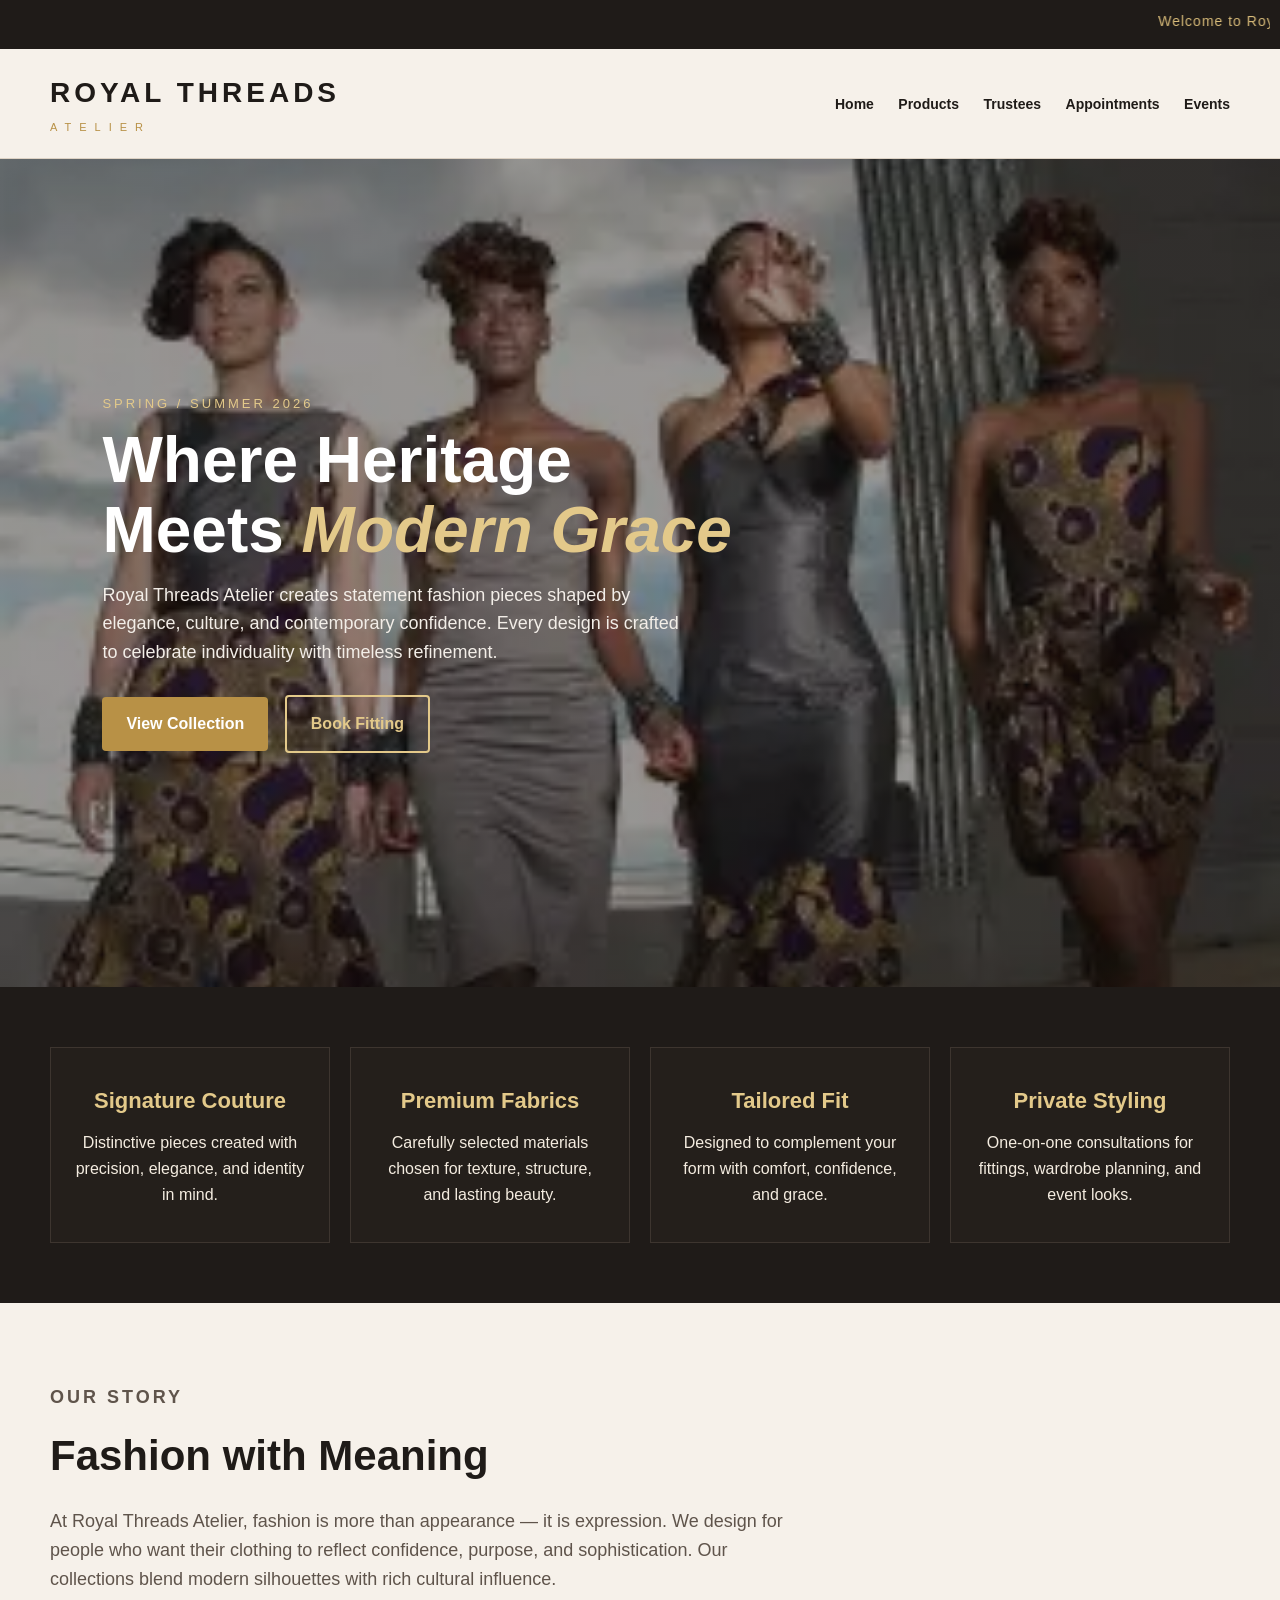
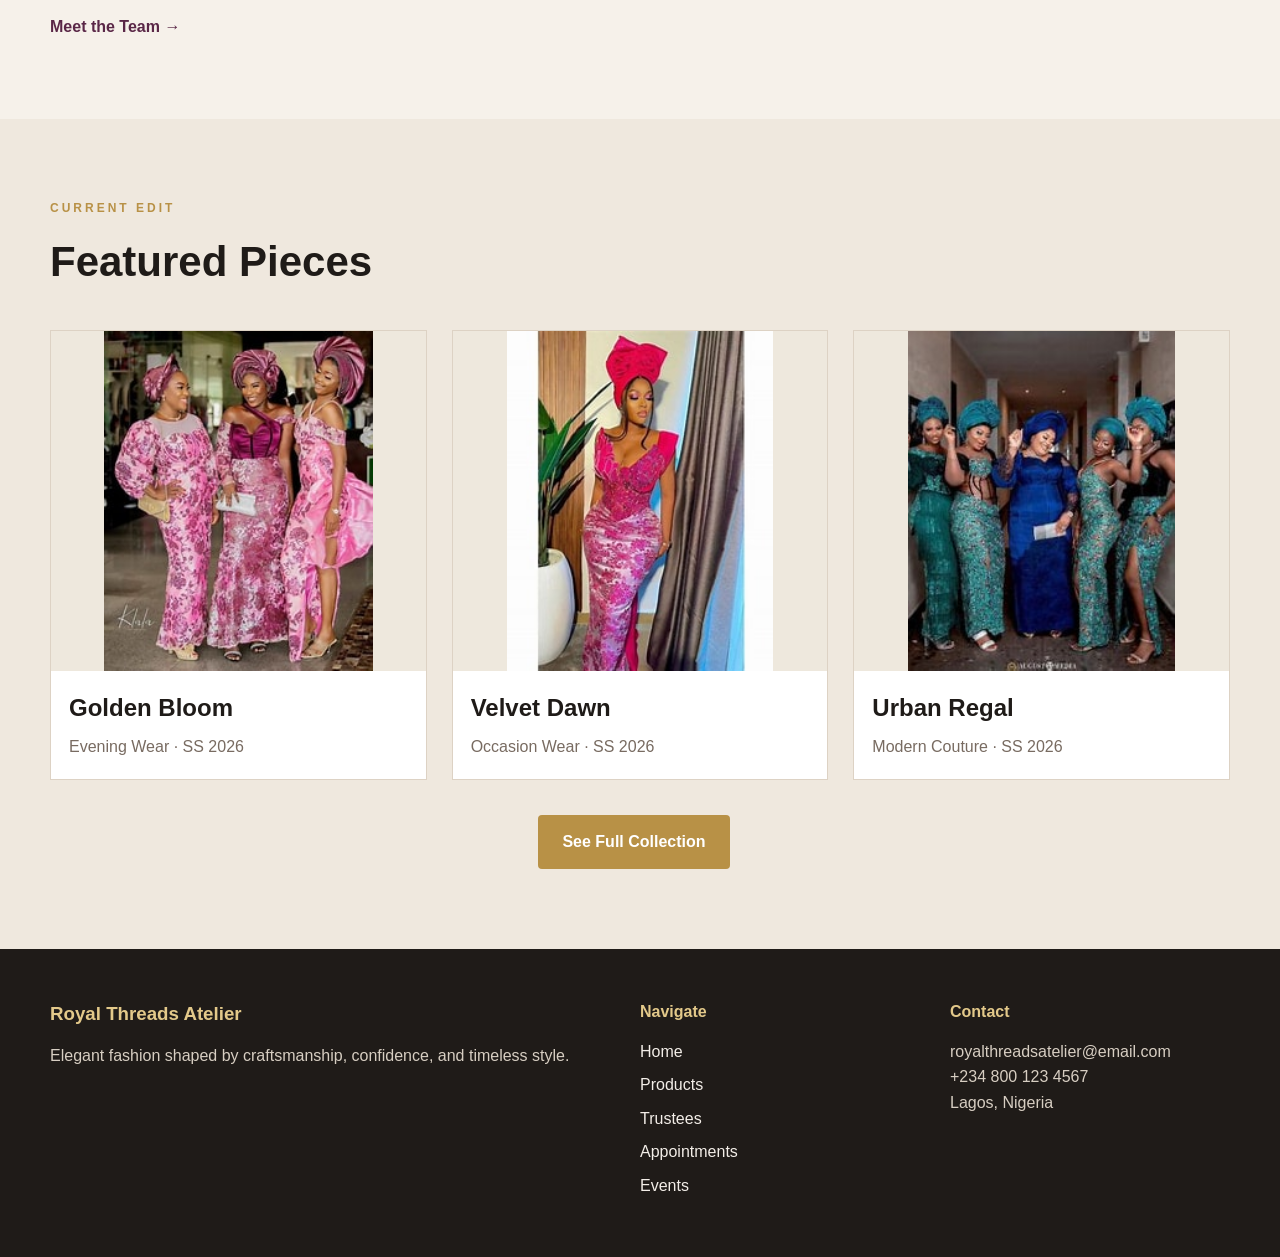
<file: index.html>
<!DOCTYPE html>
<html lang="en">
<head>
  <meta charset="UTF-8" />
  <meta name="viewport" content="width=device-width, initial-scale=1.0" />
  <title>Royal Threads Atelier</title>
  <link rel="stylesheet" href="style.css" />
</head>
<body>

  <div class="topbar">
<marquee>
Welcome to Royal Threads Atelier — Discover timeless couture and elegant fashion pieces • Spring / Summer 2026 Collection Now Available
</marquee>
</div>

  <header class="header">
    <div class="brand">
      <h1>ROYAL THREADS</h1>
      <p>ATELIER</p>
    </div>

    <nav class="nav">
      <a href="index.html">Home</a>
      <a href="products.html">Products</a>
      <a href="trustees.html">Trustees</a>
      <a href="appointments.html">Appointments</a>
      <a href="events.html">Events</a>
    </nav>
  </header>

  <section class="hero">
    <div class="hero-overlay">
      <p class="season-tag">SPRING / SUMMER 2026</p>
      <h2>Where Heritage Meets <span>Modern Grace</span></h2>
      <p class="hero-desc">
        Royal Threads Atelier creates statement fashion pieces shaped by elegance,
        culture, and contemporary confidence. Every design is crafted to celebrate
        individuality with timeless refinement.
      </p>

      <div class="hero-buttons">
        <a href="products.html" class="btn primary">View Collection</a>
        <a href="appointments.html" class="btn secondary">Book Fitting</a>
      </div>
    </div>
  </section>

  <section class="features">
    <div class="feature-card">
      <h3>Signature Couture</h3>
      <p>Distinctive pieces created with precision, elegance, and identity in mind.</p>
    </div>

    <div class="feature-card">
      <h3>Premium Fabrics</h3>
      <p>Carefully selected materials chosen for texture, structure, and lasting beauty.</p>
    </div>

    <div class="feature-card">
      <h3>Tailored Fit</h3>
      <p>Designed to complement your form with comfort, confidence, and grace.</p>
    </div>

    <div class="feature-card">
      <h3>Private Styling</h3>
      <p>One-on-one consultations for fittings, wardrobe planning, and event looks.</p>
    </div>
  </section>

  <section class="story-section">
    <div class="story-text">
      <p class="section-label">OUR STORY</p>
      <h2>Fashion with Meaning</h2>
      <p>
        At Royal Threads Atelier, fashion is more than appearance — it is expression.
        We design for people who want their clothing to reflect confidence, purpose,
        and sophistication. Our collections blend modern silhouettes with rich cultural influence.
      </p>
      <a href="trustees.html" class="text-link">Meet the Team →</a>
    </div>
  </section>

  <section class="collection-preview">
    <div class="section-head">
      <p class="section-label">CURRENT EDIT</p>
      <h2>Featured Pieces</h2>
    </div>

    <div class="collection-grid">
      <div class="collection-card">
        <img src="fashion 2.jpg" alt="Royal Threads featured look">
        <h3>Golden Bloom</h3>
        <p>Evening Wear · SS 2026</p>
      </div>

      <div class="collection-card">
        <img src="fashion 6.jpg" alt="Royal Threads featured look">
        <h3>Velvet Dawn</h3>
        <p>Occasion Wear · SS 2026</p>
      </div>

      <div class="collection-card">
        <img src="fashion3.jpg" alt="Royal Threads featured look">
        <h3>Urban Regal</h3>
        <p>Modern Couture · SS 2026</p>
      </div>
    </div>

    <div class="center-btn">
      <a href="products.html" class="btn primary">See Full Collection</a>
    </div>
  </section>

  <footer class="footer">
    <div class="footer-brand">
      <h3>Royal Threads Atelier</h3>
      <p>
        Elegant fashion shaped by craftsmanship, confidence, and timeless style.
      </p>
    </div>

    <div class="footer-links">
      <h4>Navigate</h4>
      <a href="index.html">Home</a>
      <a href="products.html">Products</a>
      <a href="trustees.html">Trustees</a>
      <a href="appointments.html">Appointments</a>
      <a href="events.html">Events</a>
    </div>

    <div class="footer-contact">
      <h4>Contact</h4>
      <p>royalthreadsatelier@email.com</p>
      <p>+234 800 123 4567</p>
      <p>Lagos, Nigeria</p>
    </div>
  </footer>

  <script src="script.js"></script>
</body>
</html>
</file>
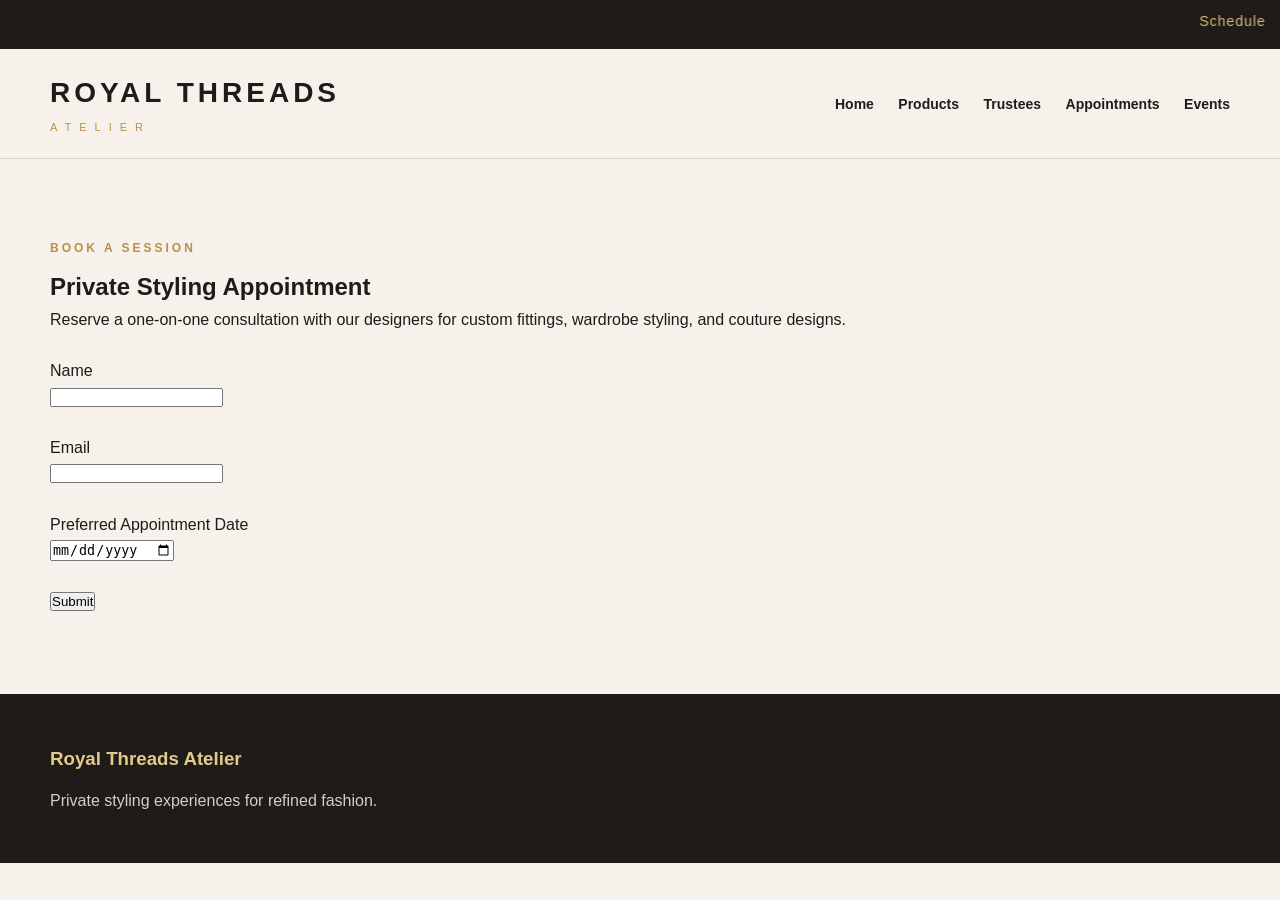
<file: appointments.html>
<!DOCTYPE html>
<html lang="en">
<head>
<meta charset="UTF-8">
<title>Book Appointment | Royal Threads Atelier</title>
<link rel="stylesheet" href="style.css">
</head>

<body>

<div class="topbar">
<marquee>Schedule your personal styling or couture fitting today.</marquee>
</div>

<header class="header">

<div class="brand">
<h1>ROYAL THREADS</h1>
<p>ATELIER</p>
</div>

<nav class="nav">
<a href="index.html">Home</a>
<a href="products.html">Products</a>
<a href="trustees.html">Trustees</a>
<a href="appointments.html">Appointments</a>
<a href="events.html">Events</a>
</nav>

</header>

<section class="story-section">

<p class="section-label">BOOK A SESSION</p>

<h2>Private Styling Appointment</h2>

<p>
Reserve a one-on-one consultation with our designers for custom fittings,
wardrobe styling, and couture designs.
</p>

<br>

<form>

<label>Name</label>
<br>
<input type="text" required>

<br><br>

<label>Email</label>
<br>
<input type="email" required>

<br><br>

<label>Preferred Appointment Date</label>
<br>
<input type="date" required>

<br><br>

<button onclick="confirmBooking()">Submit</button>

</form>

</section>

<footer class="footer">

<div class="footer-brand">
<h3>Royal Threads Atelier</h3>
<p>Private styling experiences for refined fashion.</p>
</div>

</footer>

<script src="script.js"></script>

</body>
</html>
</file>
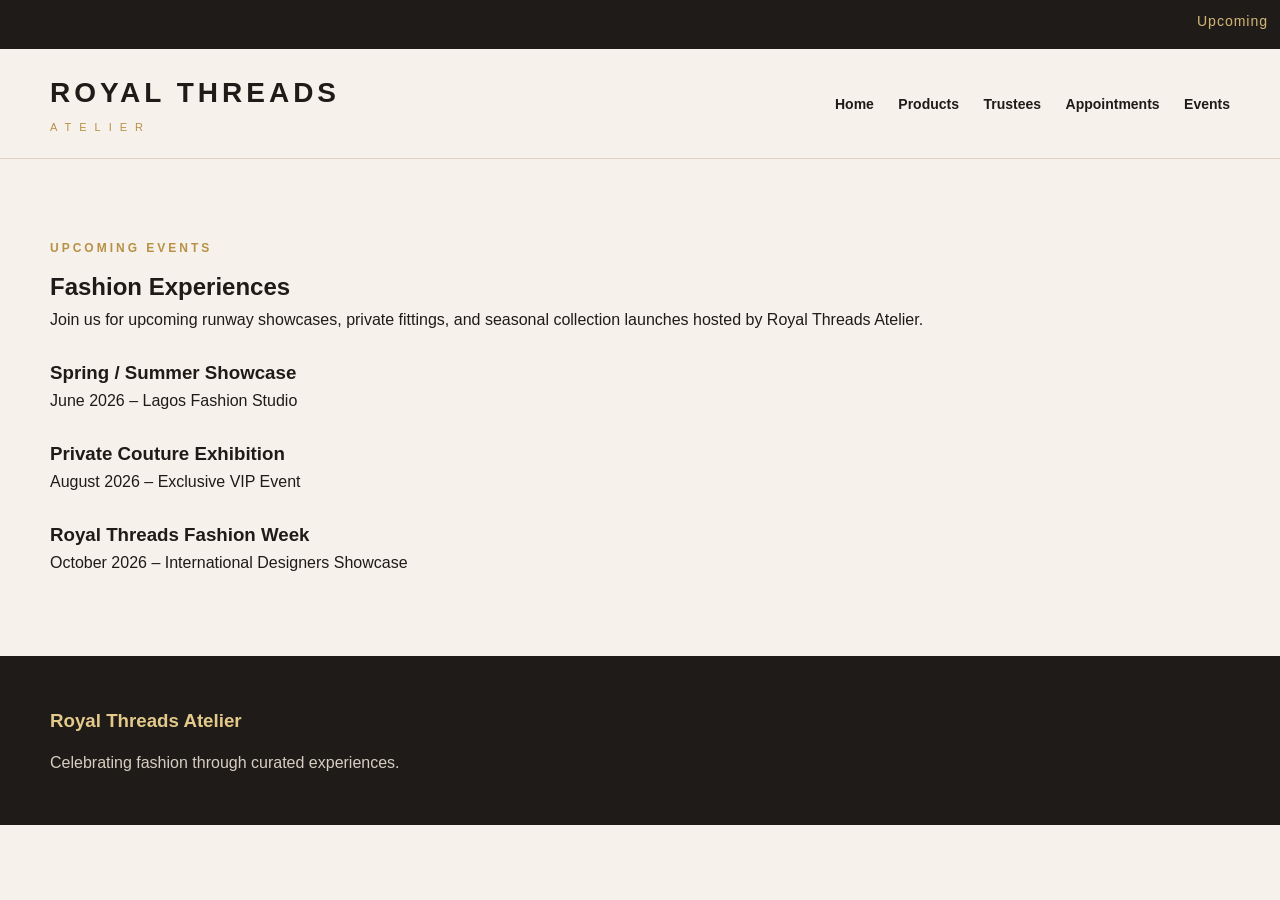
<file: events.html>
<!DOCTYPE html>
<html lang="en">
<head>
<meta charset="UTF-8">
<title>Events | Royal Threads Atelier</title>
<link rel="stylesheet" href="style.css">
</head>

<body>

<div class="topbar">
<marquee>Upcoming fashion showcases and exclusive events.</marquee>
</div>

<header class="header">

<div class="brand">
<h1>ROYAL THREADS</h1>
<p>ATELIER</p>
</div>

<nav class="nav">
<a href="index.html">Home</a>
<a href="products.html">Products</a>
<a href="trustees.html">Trustees</a>
<a href="appointments.html">Appointments</a>
<a href="events.html">Events</a>
</nav>

</header>

<section class="story-section">

<p class="section-label">UPCOMING EVENTS</p>

<h2>Fashion Experiences</h2>

<p>
Join us for upcoming runway showcases, private fittings,
and seasonal collection launches hosted by Royal Threads Atelier.
</p>

<br>

<h3>Spring / Summer Showcase</h3>
<p>June 2026 – Lagos Fashion Studio</p>

<br>

<h3>Private Couture Exhibition</h3>
<p>August 2026 – Exclusive VIP Event</p>

<br>

<h3>Royal Threads Fashion Week</h3>
<p>October 2026 – International Designers Showcase</p>

</section>

<footer class="footer">

<div class="footer-brand">
<h3>Royal Threads Atelier</h3>
<p>Celebrating fashion through curated experiences.</p>
</div>

</footer>

<script src="script.js"></script>

</body>
</html>
</file>
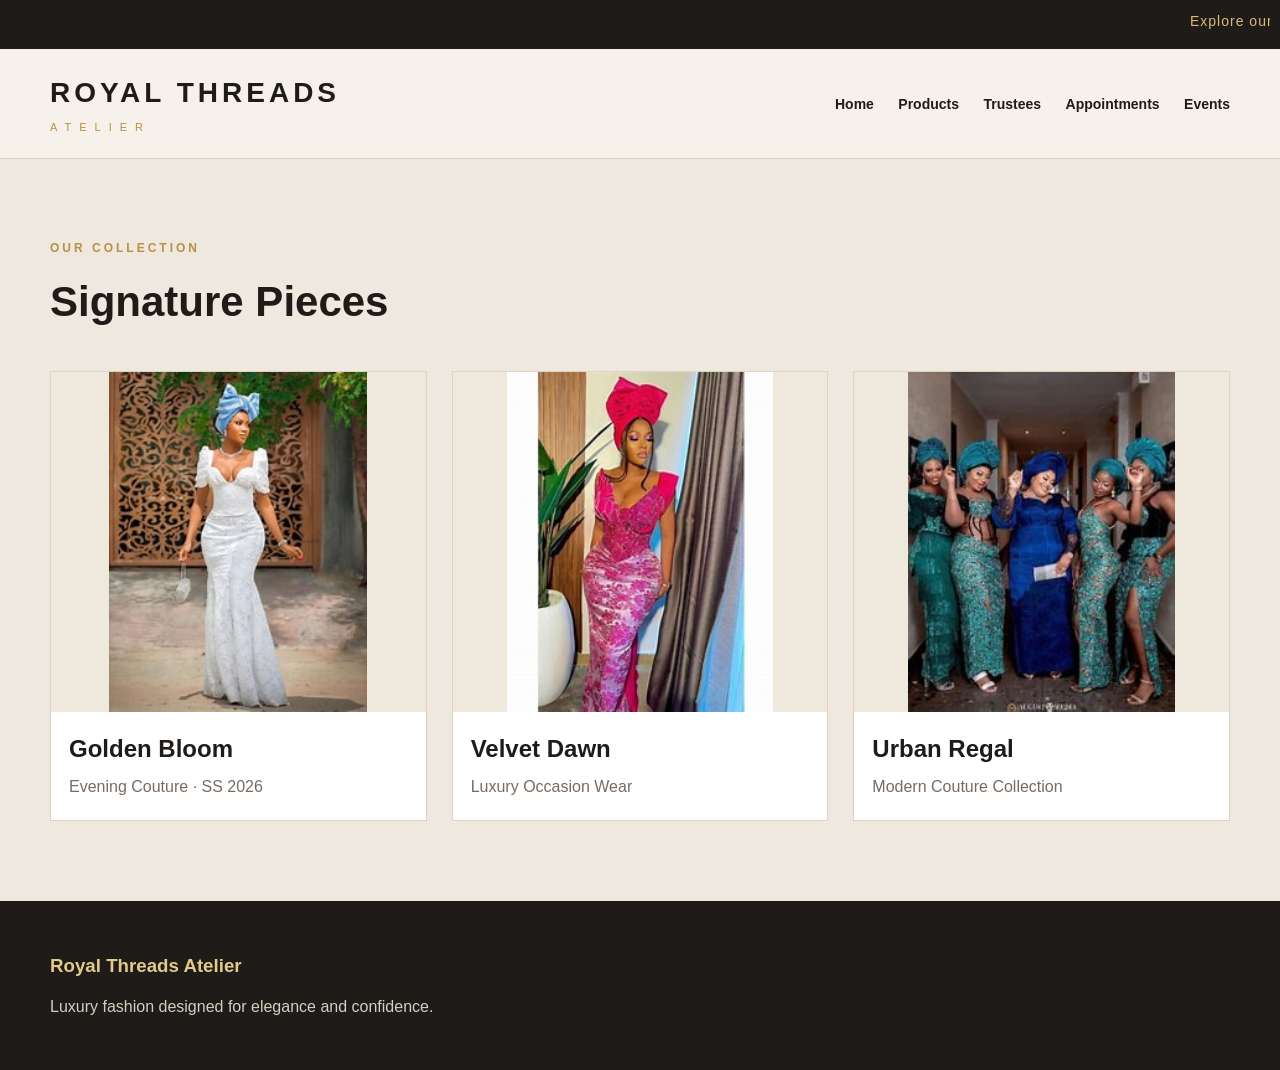
<file: products.html>
<!DOCTYPE html>
<html lang="en">
<head>
<meta charset="UTF-8">
<title>Collections | Royal Threads Atelier</title>
<link rel="stylesheet" href="style.css">
</head>

<body>

<div class="topbar">
<marquee>Explore our latest fashion pieces from the Spring / Summer 2026 collection.</marquee>
</div>

<header class="header">

<div class="brand">
<h1>ROYAL THREADS</h1>
<p>ATELIER</p>
</div>

<nav class="nav">
<a href="index.html">Home</a>
<a href="products.html">Products</a>
<a href="trustees.html">Trustees</a>
<a href="appointments.html">Appointments</a>
<a href="events.html">Events</a>
</nav>

</header>

<section class="collection-preview">

<div class="section-head">
<p class="section-label">OUR COLLECTION</p>
<h2>Signature Pieces</h2>
</div>

<div class="collection-grid">

<div class="collection-card">
<img src="fashion5.jpg">
<h3>Golden Bloom</h3>
<p>Evening Couture · SS 2026</p>
</div>

<div class="collection-card">
<img src="fashion 6.jpg">
<h3>Velvet Dawn</h3>
<p>Luxury Occasion Wear</p>
</div>

<div class="collection-card">
<img src="fashion3.jpg">
<h3>Urban Regal</h3>
<p>Modern Couture Collection</p>
</div>

</div>

</section>

<footer class="footer">

<div class="footer-brand">
<h3>Royal Threads Atelier</h3>
<p>Luxury fashion designed for elegance and confidence.</p>
</div>

</footer>

<script src="script.js"></script>

</body>
</html>
</file>
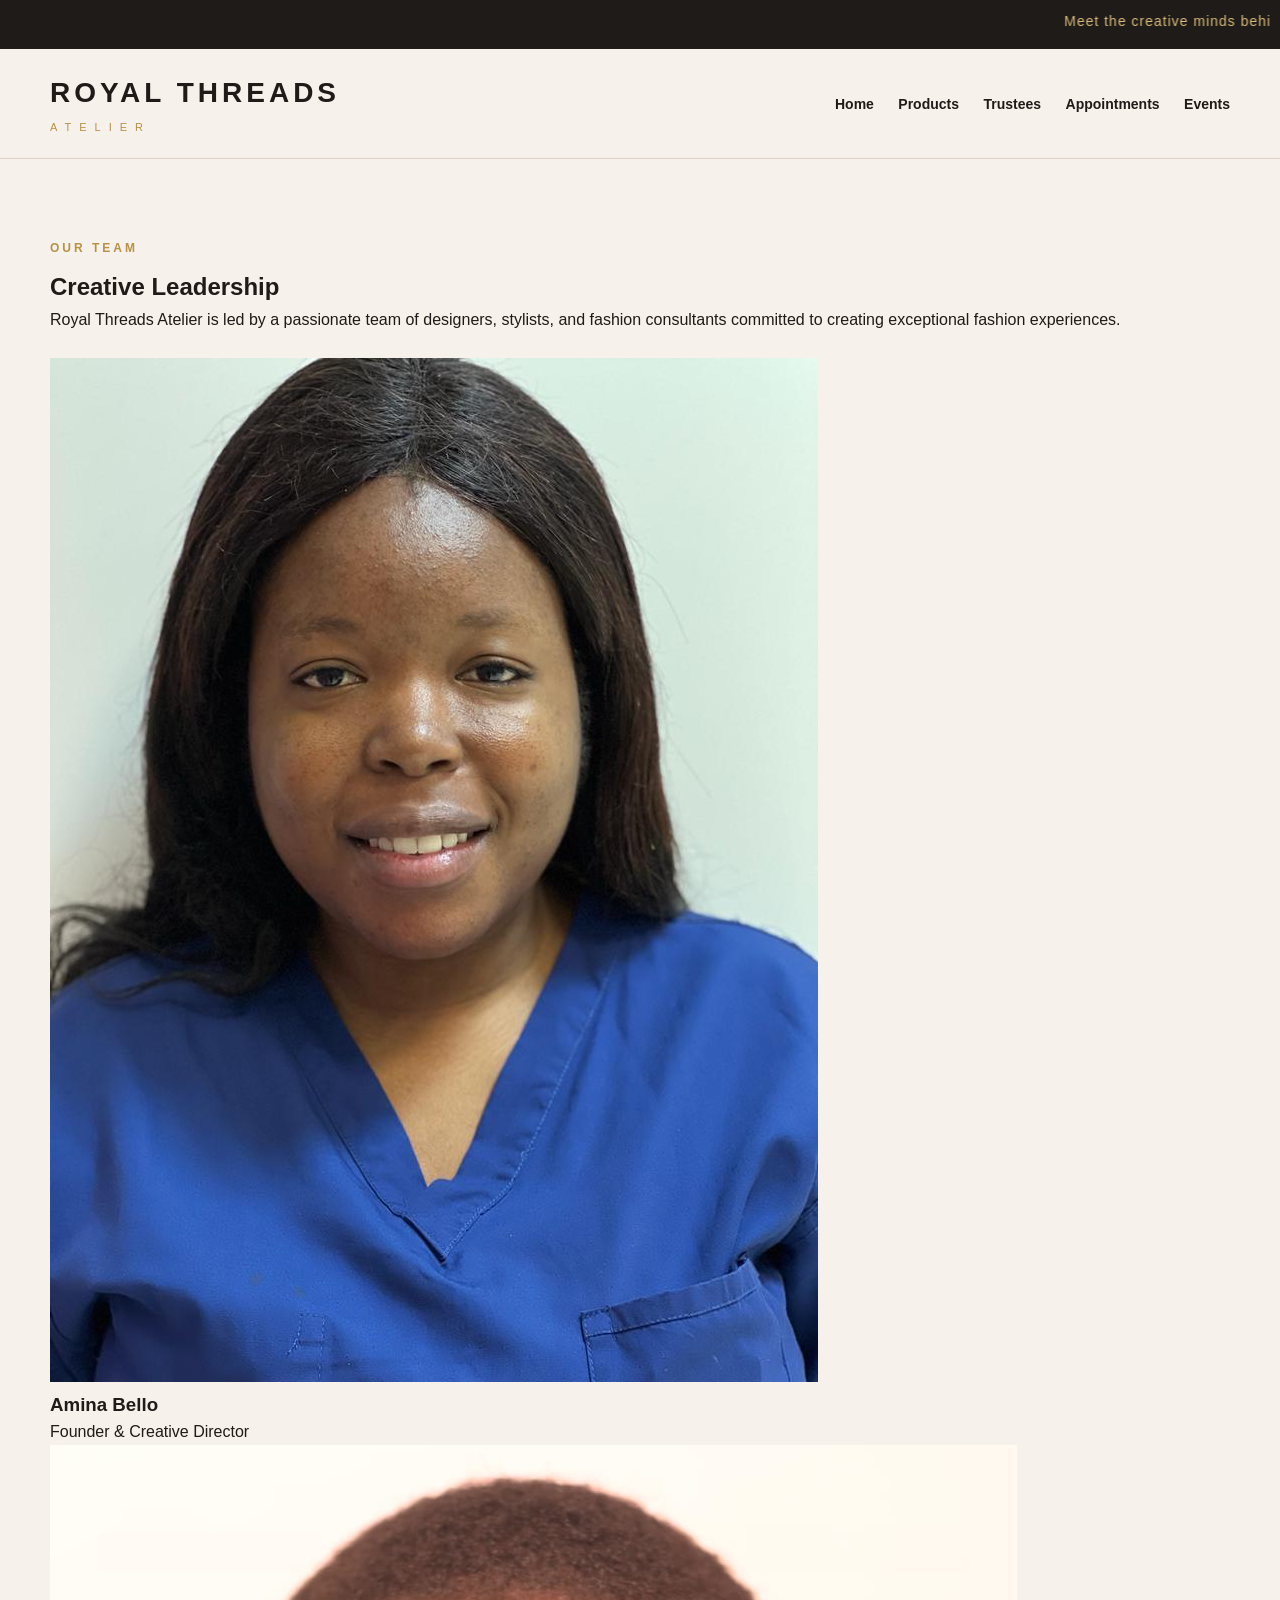
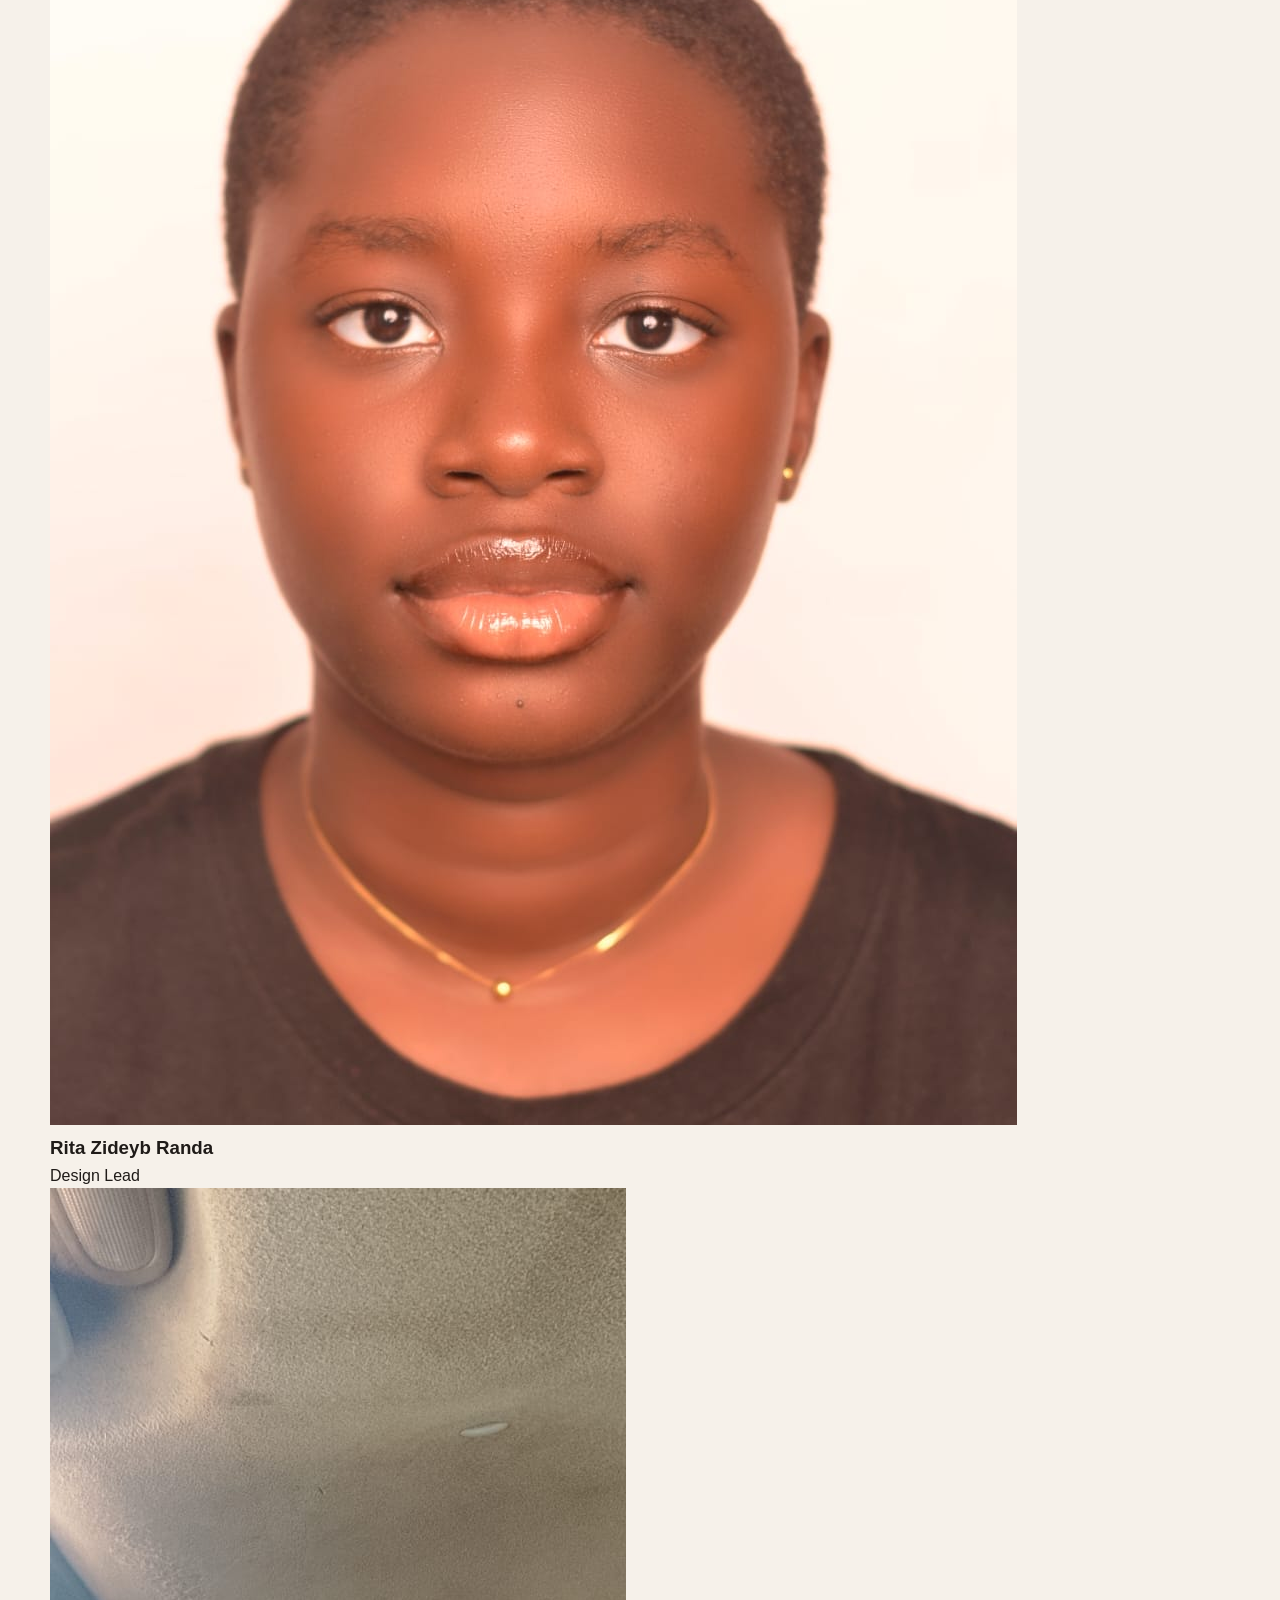
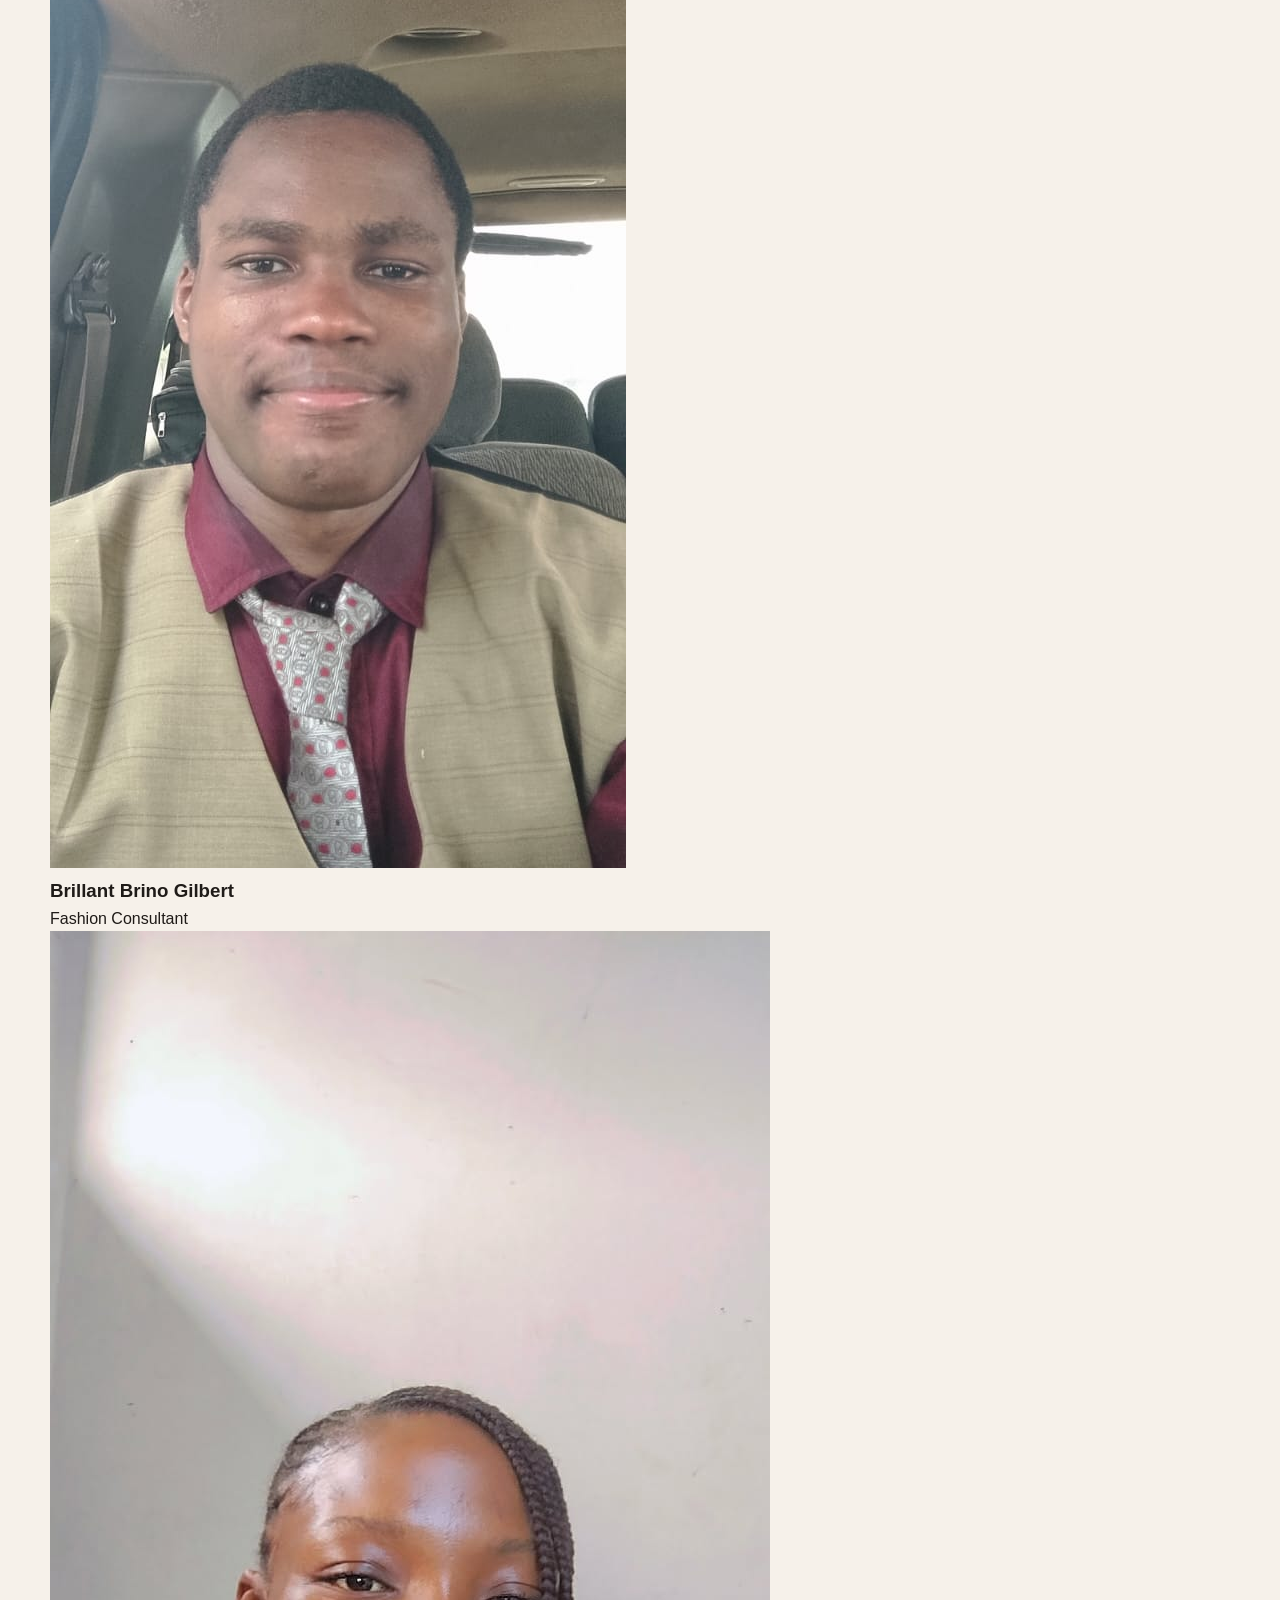
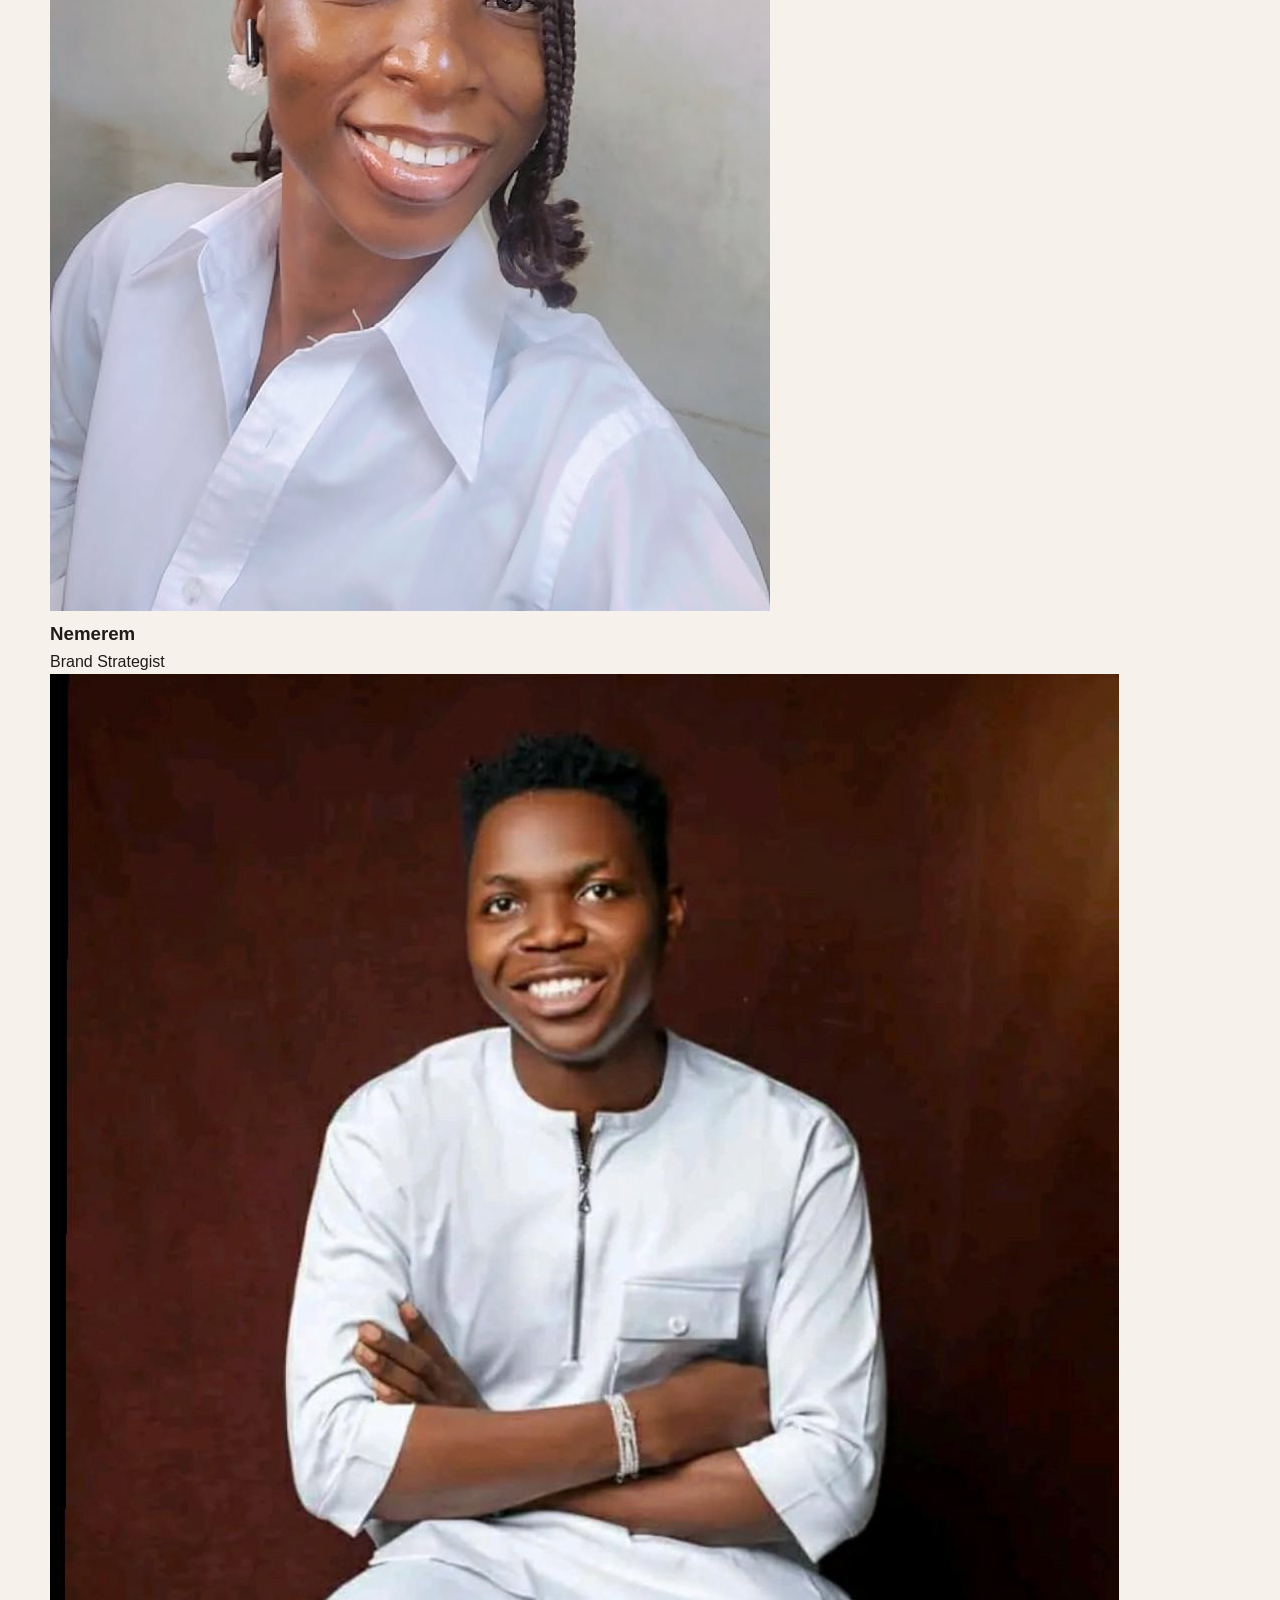
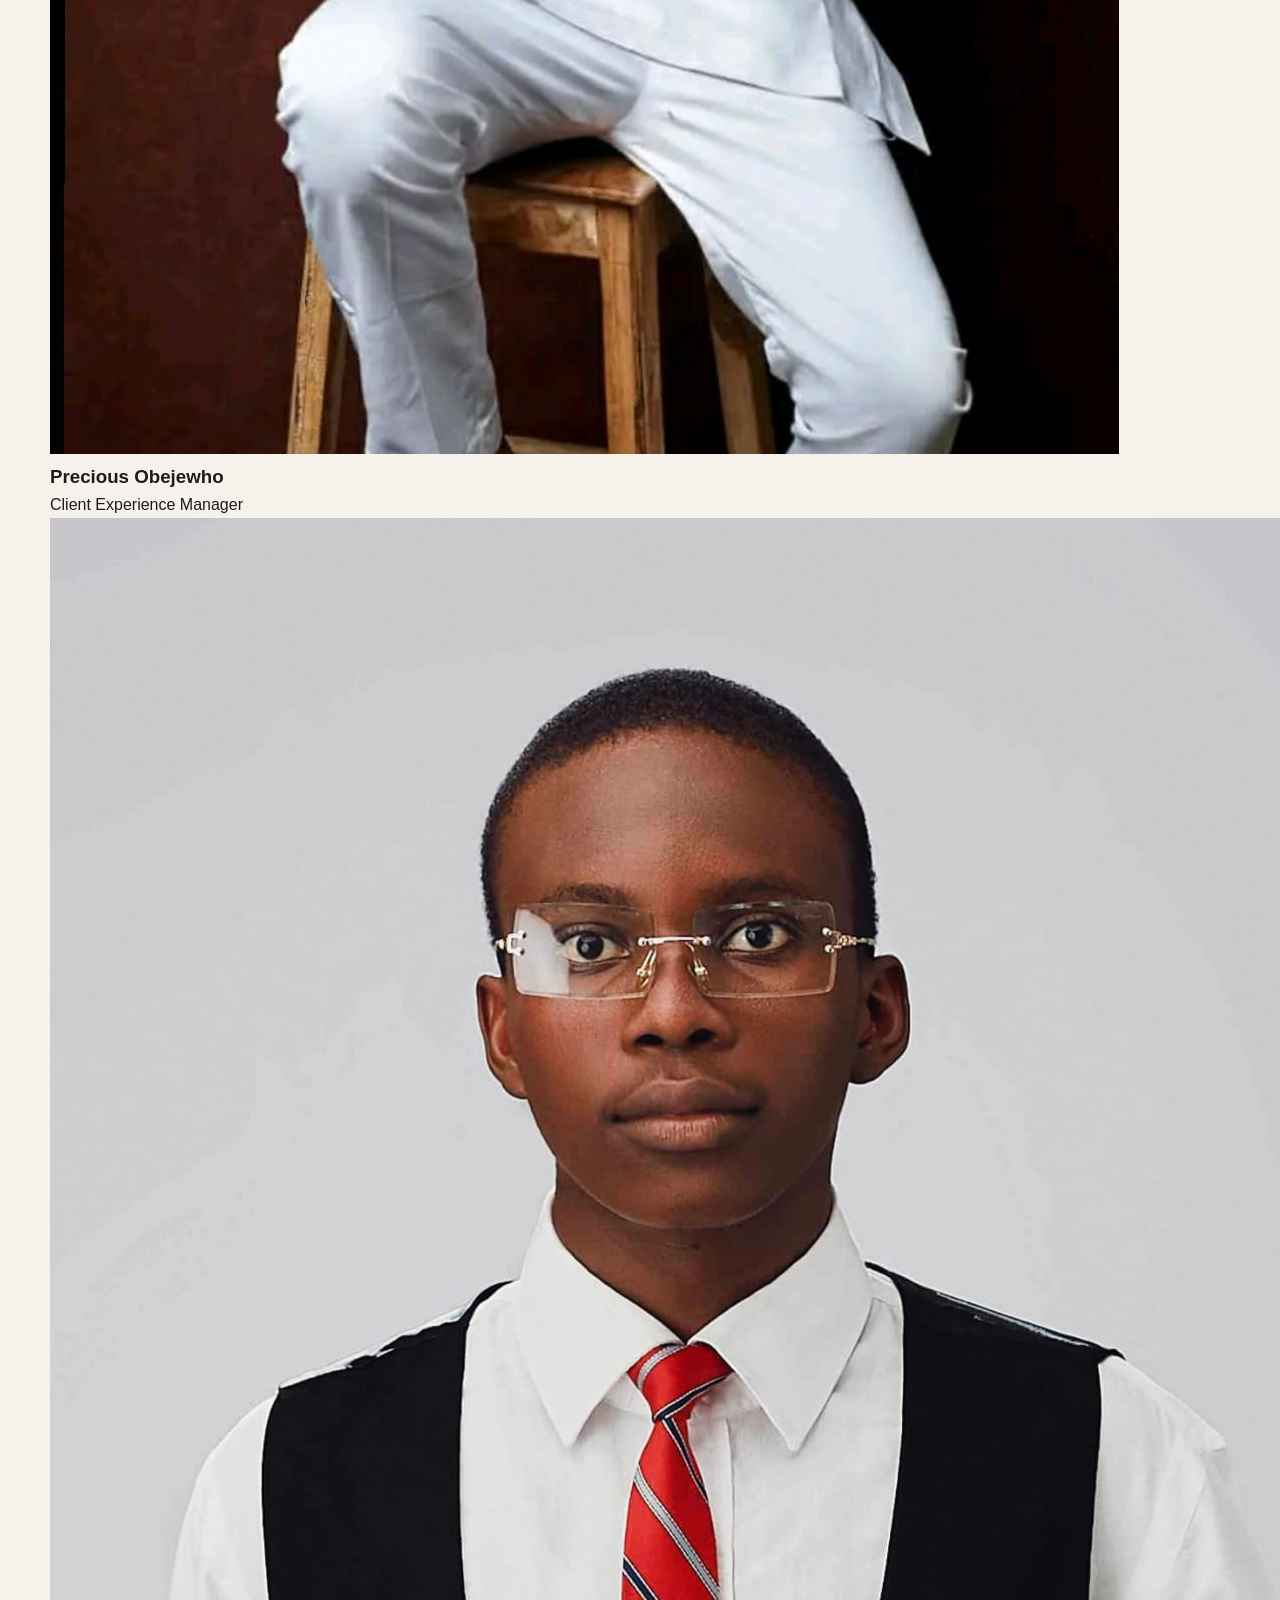
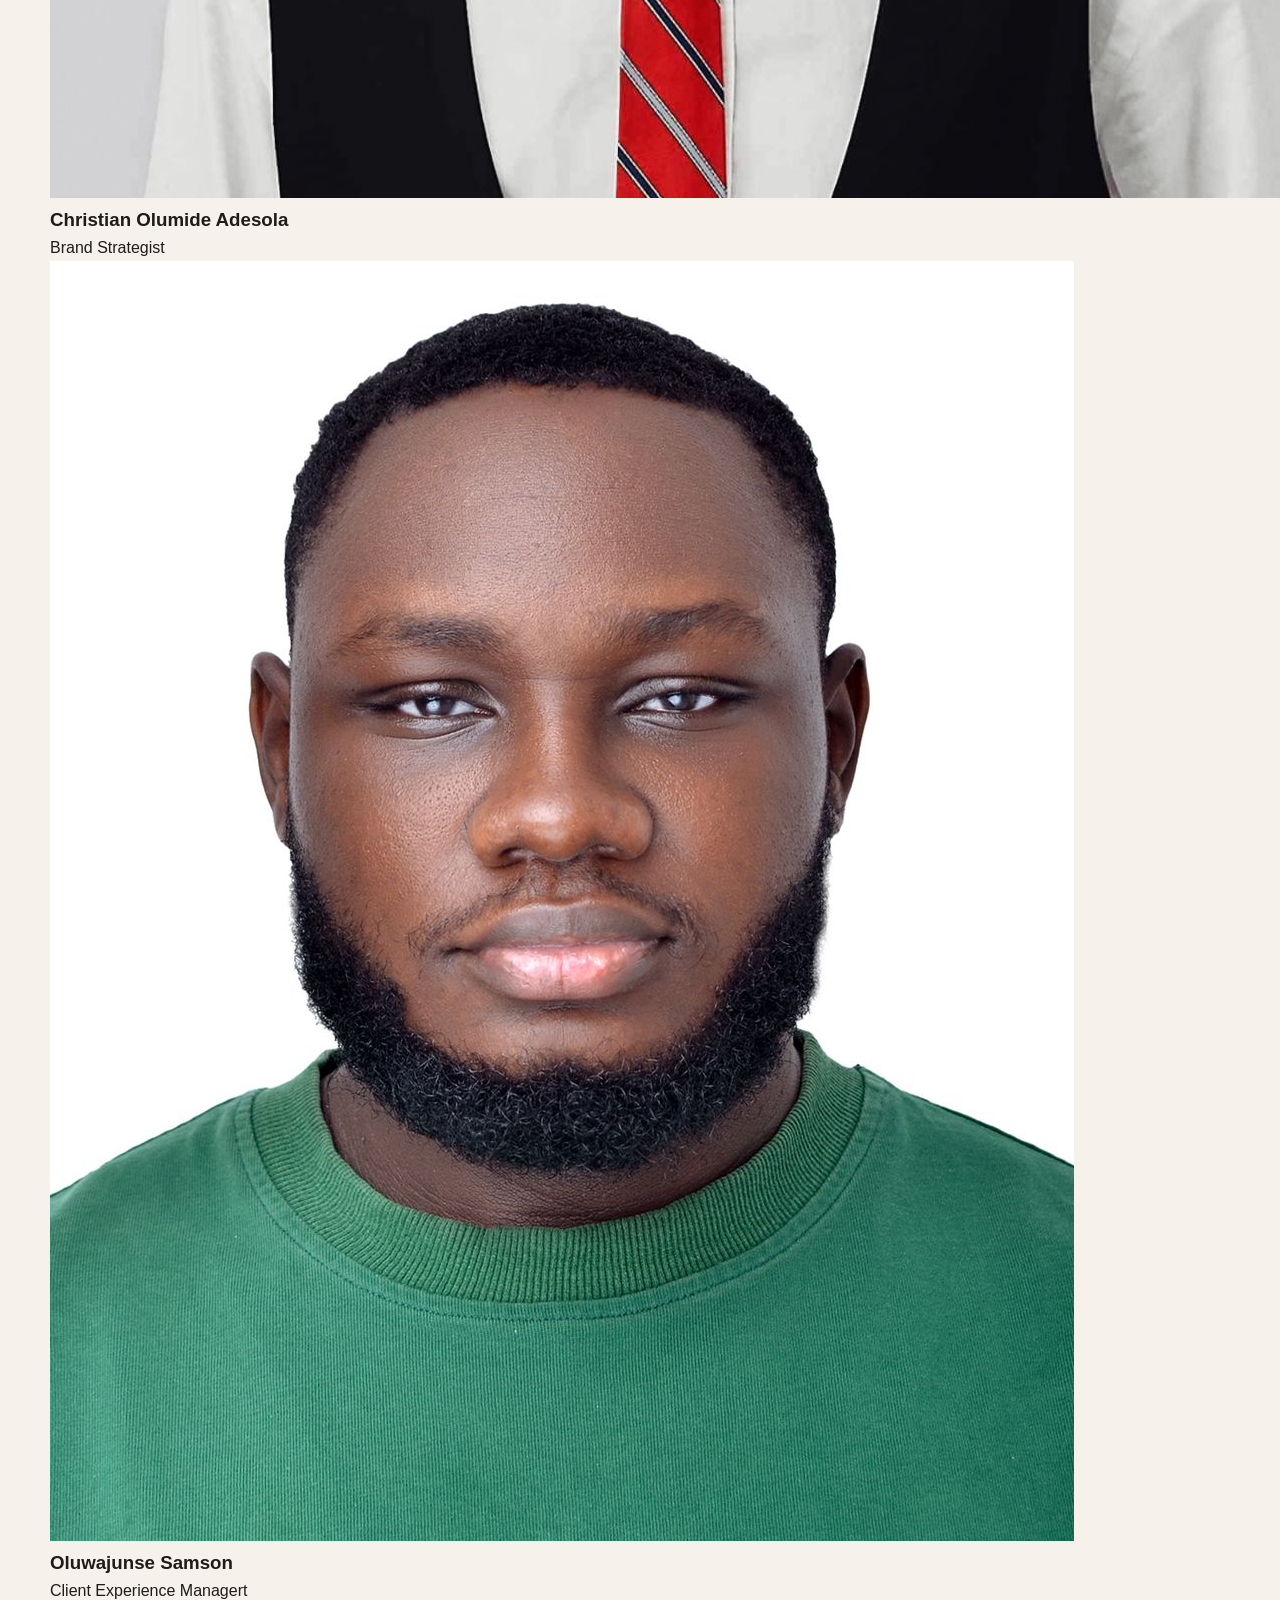
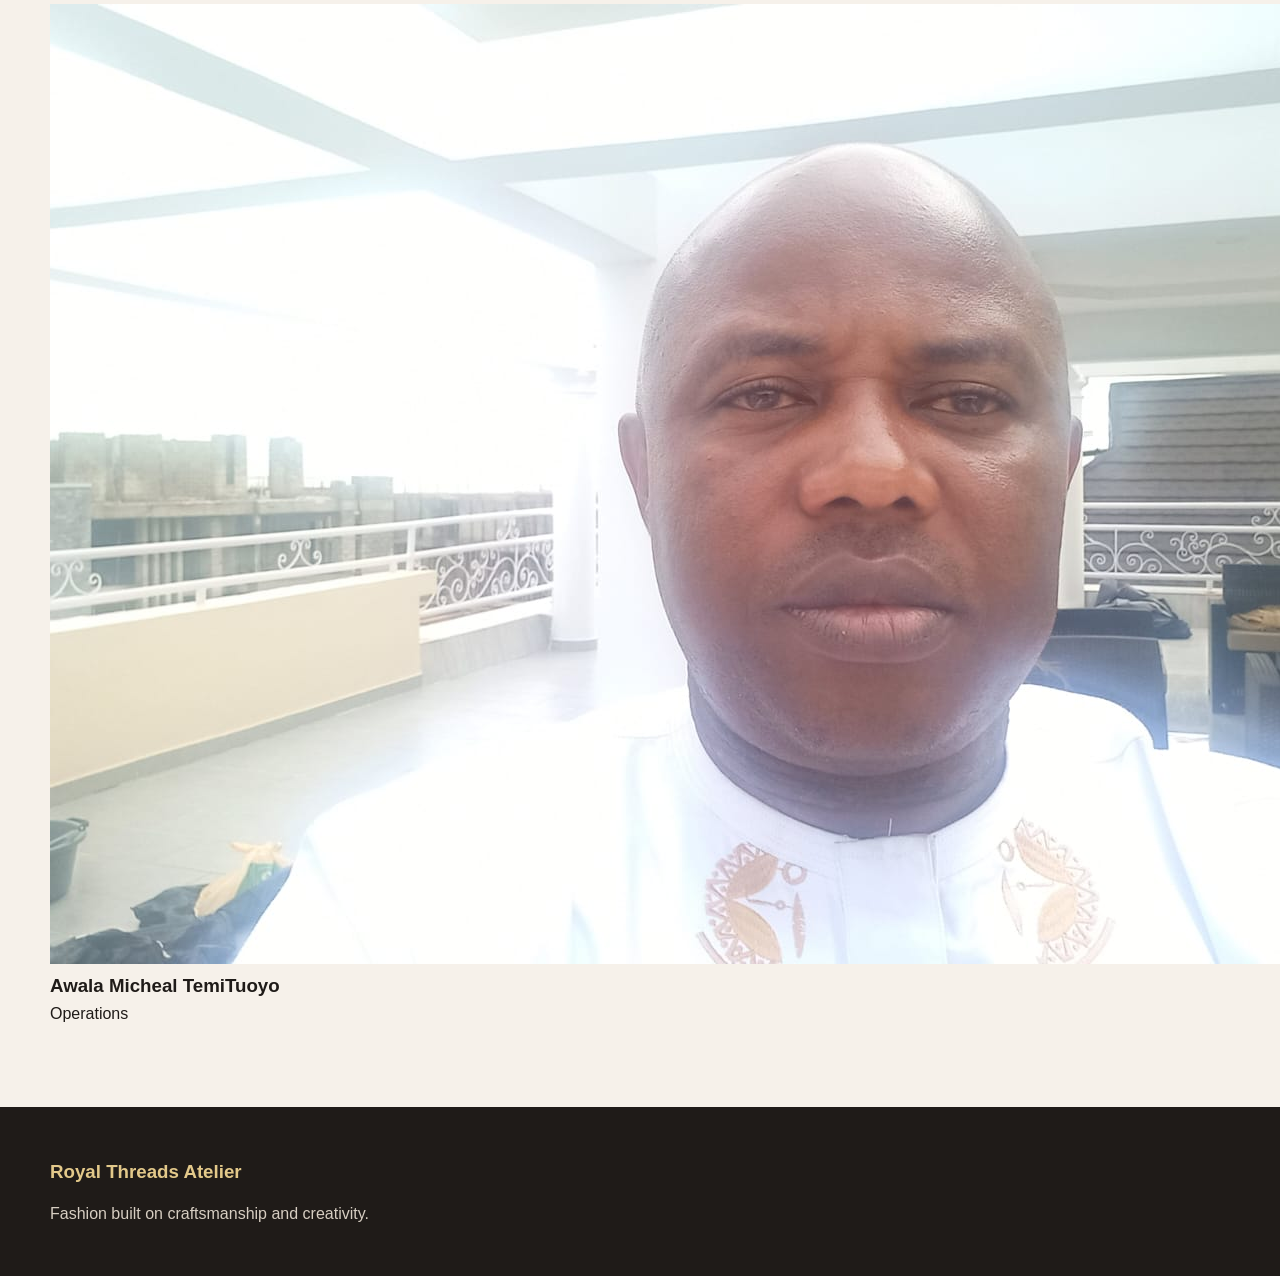
<file: trustees.html>
<!DOCTYPE html>
<html lang="en">
<head>
<meta charset="UTF-8">
<title>Our Team | Royal Threads Atelier</title>
<link rel="stylesheet" href="style.css">
</head>

<body>

<div class="topbar">
<marquee>Meet the creative minds behind Royal Threads Atelier.</marquee>
</div>

<header class="header">

<div class="brand">
<h1>ROYAL THREADS</h1>
<p>ATELIER</p>
</div>

<nav class="nav">
<a href="index.html">Home</a>
<a href="products.html">Products</a>
<a href="trustees.html">Trustees</a>
<a href="appointments.html">Appointments</a>
<a href="events.html">Events</a>
</nav>

</header>

<section class="story-section">

<p class="section-label">OUR TEAM</p>

<h2>Creative Leadership</h2>

<p>
Royal Threads Atelier is led by a passionate team of designers,
stylists, and fashion consultants committed to creating exceptional
fashion experiences.
</p>

<br>

<div class="team">
<div class="team">

  <div class="team-member">
    <img src="amina.jpg.jpeg" alt="Amina Bello-Osagie">
    <h3>Amina Bello</h3>
    <p>Founder & Creative Director</p>
  </div>

  <div class="team-member">
    <img src="awala.jpg.jpeg" alt="Rita Zideyb Randa">
    <h3>Rita Zideyb Randa</h3>
    <p>Design Lead</p>
  </div>

  <div class="team-member">
    <img src="bbg.jpg.jpeg" alt="Brillant Brino Gilbert">
    <h3>Brillant Brino Gilbert</h3>
    <p>Fashion Consultant</p>
  </div>

  <div class="team-member">
    <img src="nemerem. jpg.jpeg" alt="Ezeji Chinemerem Praise">
    <h3>Nemerem</h3>
    <p>Brand Strategist</p>
  </div>

  <div class="team-member">
    <img src="Precious.jpg.jpeg" alt="Precious Obejewho">
    <h3>Precious Obejewho</h3>
    <p>Client Experience Manager</p>
  </div>
<div class="team-member">
  <img src="christian.jpg.jpeg" alt="Christian Olumide Adesola">
  <h3>Christian Olumide Adesola</h3>
  <p>Brand Strategist</p>
  </div>
 
  <div class="team-member">
  <img src="Oluwa.jpg.jpeg" alt="Oluwajunse Samson">
  <h3>Oluwajunse Samson</h3>
  <p>Client Experience Managert</p>
</div>

<div class="team-member">
  <img src="awala2.jpg.jpeg" alt="Awala Micheal TemiTuoyo">
  <h3>Awala Micheal TemiTuoyo</h3>
  <p> Operations</p>
</div>
</div>
</div>
</div>

</section>

<footer class="footer">

<div class="footer-brand">
<h3>Royal Threads Atelier</h3>
<p>Fashion built on craftsmanship and creativity.</p>
</div>

</footer>

<script src="script.js"></script>

</body>
</html>
</file>
<file: style.css>
*{
  margin:0;
  padding:0;
  box-sizing:border-box;
}

body{
  font-family: Arial, sans-serif;
  background:#f6f1ea;
  color:#1f1b18;
  line-height:1.6;
}

.topbar{
background:#1f1b18;
color:#d9bc7a;
padding:10px;
font-size:14px;
letter-spacing:1px;
text-align:center;
}

.header{
  display:flex;
  justify-content:space-between;
  align-items:center;
  padding:22px 50px;
  background:#f6f1ea;
  border-bottom:1px solid #ddd2c4;
  position:sticky;
  top:0;
  z-index:1000;
}

.brand h1{
  font-size:28px;
  letter-spacing:4px;
  color:#1f1b18;
}

.brand p{
  color:#b89146;
  letter-spacing:8px;
  font-size:11px;
  margin-top:3px;
}

.nav a{
  text-decoration:none;
  color:#1f1b18;
  margin-left:20px;
  font-weight:bold;
  font-size:14px;
}

.nav a:hover{
  color:#b89146;
}

.hero{
  height:92vh;
  background-image:
    linear-gradient(rgba(25,20,18,0.45), rgba(25,20,18,0.45)),
    url("fashion.jpg");
  background-size:cover;
  background-position:center;
  display:flex;
  align-items:center;
}

.hero-overlay{
  margin-left:8%;
  max-width:650px;
  color:white;
}

.season-tag{
  color:#e3c98a;
  letter-spacing:3px;
  font-size:13px;
  margin-bottom:12px;
}

.hero h2{
  font-size:64px;
  line-height:1.08;
  margin-bottom:16px;
}

.hero h2 span{
  color:#e3c98a;
  font-style:italic;
}

.hero-desc{
  max-width:580px;
  font-size:18px;
  color:#f3eee8;
  margin-bottom:28px;
}

.hero-buttons{
  margin-top:10px;
}

.btn{
  display:inline-block;
  padding:14px 24px;
  text-decoration:none;
  border-radius:4px;
  margin-right:12px;
  font-weight:bold;
  transition:0.3s ease;
}

.primary{
  background:#b89146;
  color:white;
}

.primary:hover{
  background:#9d7938;
}

.secondary{
  border:2px solid #e3c98a;
  color:#e3c98a;
  background:transparent;
}

.secondary:hover{
  background:#e3c98a;
  color:#1f1b18;
}

.features{
  display:grid;
  grid-template-columns:repeat(4, 1fr);
  gap:20px;
  padding:60px 50px;
  background:#1f1b18;
}

.feature-card{
  border:1px solid #3d352f;
  background:#241f1b;
  color:#f4ece0;
  padding:35px 22px;
  text-align:center;
}

.feature-card h3{
  color:#e3c98a;
  margin-bottom:12px;
  font-size:22px;
}

.story-section{
  padding:80px 50px;
  background:#f6f1ea;
}

.story-text{
  max-width:760px;
}

.section-label{
  color:#b89146;
  letter-spacing:3px;
  font-size:12px;
  margin-bottom:10px;
  font-weight:bold;
}

.story-text h2,
.section-head h2{
  font-size:42px;
  margin-bottom:18px;
  color:#1f1b18;
}

.story-text p{
  font-size:18px;
  color:#5f544b;
}

.text-link{
  display:inline-block;
  margin-top:20px;
  text-decoration:none;
  color:#5a2747;
  font-weight:bold;
}

.collection-preview{
  padding:80px 50px;
  background:#efe8de;
}

.section-head{
  margin-bottom:35px;
}

.collection-grid{
  display:grid;
  grid-template-columns:repeat(3, 1fr);
  gap:25px;
}

.collection-card{
  background:white;
  border:1px solid #ddd2c4;
  overflow:hidden;
}

.collection-card img{
  width:100%;
  height:340px;
  object-fit:contain;
  background:#eee8dd;
  display:block;
}

.collection-card h3{
  padding:18px 18px 6px;
  font-size:24px;
  color:#1f1b18;
}

.collection-card p{
  padding:0 18px 20px;
  color:#786b61;
}

.center-btn{
  text-align:center;
  margin-top:35px;
}

.footer{
  display:grid;
  grid-template-columns:2fr 1fr 1fr;
  gap:30px;
  padding:50px;
  background:#1f1b18;
  color:#f3eee8;
}

.footer h3,
.footer h4{
  color:#e3c98a;
  margin-bottom:14px;
}

.footer-links a{
  display:block;
  color:#f3eee8;
  text-decoration:none;
  margin-bottom:8px;
}

.footer-links a:hover{
  color:#e3c98a;
}

.footer-contact p,
.footer-brand p{
  color:#d7cec2;
}

@media(max-width: 900px){
  .header{
    flex-direction:column;
    gap:15px;
    padding:20px;
  }

  .nav{
    text-align:center;
  }

  .hero{
    height:auto;
    padding:90px 0;
  }

  .hero-overlay{
    margin:0 20px;
  }

  .hero h2{
    font-size:42px;
  }

  .features{
    grid-template-columns:1fr 1fr;
    padding:40px 20px;
  }

  .collection-grid{
    grid-template-columns:1fr;
  }

  .footer{
    grid-template-columns:1fr;
    padding:40px 20px;
  }
  .team {
  display: flex;
  justify-content: center;
  gap: 30px;
  margin-top: 40px;
  flex-wrap: wrap;
}
.team {
  display: flex;
  justify-content: center;
  gap: 30px;
  margin-top: 40px;
  flex-wrap: wrap;
}

.team-card {
  text-align: center;
  background: #fff;
  padding: 20px;
  border-radius: 12px;
  width: 220px;
  box-shadow: 0 4px 15px rgba(0,0,0,0.1);
}
.team-card img {
  width: 120px;
  height: 120px;
  object-fit: cover;
  border-radius: 50%;
  margin: 0 auto 10px;
  border: 2px solid #d4af37;
}

.team-card h3 {
  margin-top: 10px;
  font-size: 18px;
}

.team-card p {
  color: #777;
  font-size: 14px;
}
  .team {
    display: grid;
    grid-template-columns: repeat(auto-fit, minmax(200px, 1fr));
    gap: 30px;
    padding: 40px;
    text-align: center;
}

.team-member {
    background: #fff;
    padding: 20px;
    border-radius: 10px;
    box-shadow: 0 4px 15px rgba(0,0,0,0.1);
}

.team-member img {
    width: 120px;
    height: 120px;
    object-fit: cover;
    border-radius: 50%; /* makes it passport style */
    margin-bottom: 15px;
}

.team-member h3 {
    font-size: 18px;
    margin: 5px 0;
}

.team-member p {
    font-size: 14px;
    color: gray;
}
}
}
</file>
